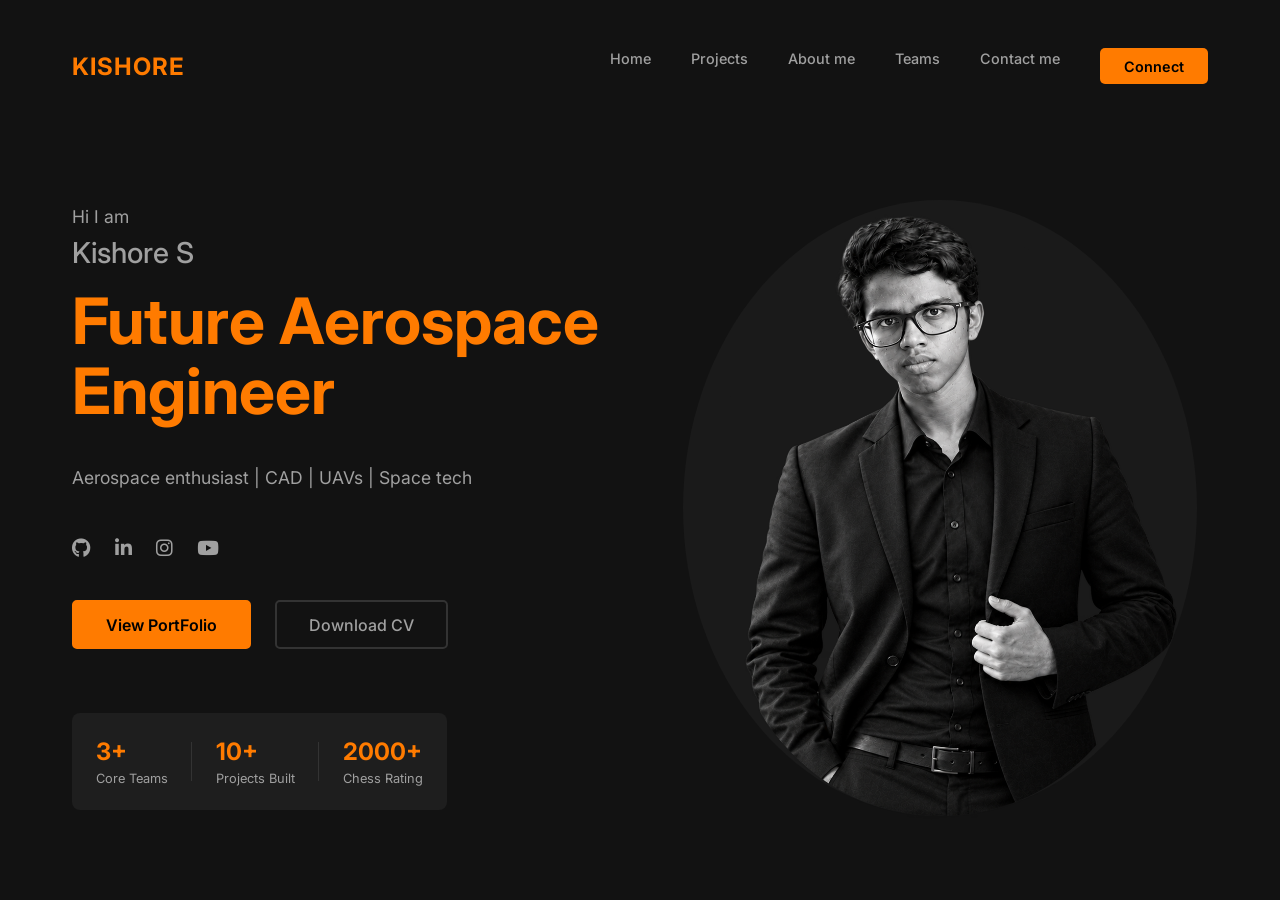
<file: index.html>
<!DOCTYPE html>
<html lang="en">
<head>
    <meta charset="UTF-8">
    <meta name="viewport" content="width=device-width, initial-scale=1.0">
    <title>Kishore S | Aerospace & Software Engineering</title>
    <link href="https://fonts.googleapis.com/css2?family=Inter:wght@300;400;500;600;700&display=swap" rel="stylesheet">
    <!-- FontAwesome for the social icons -->
    <link rel="stylesheet" href="https://cdnjs.cloudflare.com/ajax/libs/font-awesome/6.4.0/css/all.min.css">
    
    <style>
        :root {
            --bg-color: #121212;
            --accent-color: #ff7b00; /* The orange from your reference */
            --text-main: #ffffff;
            --text-muted: #a0a0a0;
            --box-bg: #1e1e1e;
        }

        * {
            margin: 0;
            padding: 0;
            box-sizing: border-box;
            font-family: 'Inter', sans-serif;
        }

        body {
            background-color: var(--bg-color);
            color: var(--text-main);
            min-height: 100vh;
            display: flex;
            justify-content: center;
        }

        .container {
            width: 100%;
            max-width: 1200px;
            padding: 2rem;
            display: flex;
            flex-direction: column;
        }

        /* --- Navigation --- */
        nav {
            display: flex;
            justify-content: space-between;
            align-items: center;
            padding: 1rem 0 4rem 0;
        }

        .logo {
            color: var(--accent-color);
            font-size: 1.5rem;
            font-weight: 700;
            letter-spacing: 1px;
        }

        .nav-links {
            display: flex;
            gap: 2.5rem;
            list-style: none;
        }

        .nav-links li a {
            color: var(--text-muted);
            text-decoration: none;
            font-size: 0.9rem;
            font-weight: 500;
            transition: color 0.3s;
        }

        .nav-links li a:hover, .nav-links li a.active {
            color: var(--accent-color);
        }

        .nav-btn {
            background-color: var(--accent-color);
            color: #000;
            padding: 0.6rem 1.5rem;
            border-radius: 5px;
            text-decoration: none;
            font-weight: 600;
            font-size: 0.9rem;
            transition: opacity 0.3s;
        }

        .nav-btn:hover {
            opacity: 0.9;
        }

        /* --- Hero Section --- */
        .hero {
            display: grid;
            grid-template-columns: 1fr 1fr;
            align-items: center;
            gap: 4rem;
            flex-grow: 1;
        }

        /* Left Column */
        .intro-text p {
            color: var(--text-muted);
            font-size: 1.1rem;
            margin-bottom: 0.5rem;
        }

        .intro-text h2 {
            font-size: 1.8rem;
            font-weight: 500;
            margin-bottom: 1rem;
            color: var(--text-muted);
        }

        .intro-text h1 {
            font-size: 4rem;
            color: var(--accent-color);
            font-weight: 700;
            line-height: 1.1;
            margin-bottom: 2.5rem;
        }

        .social-icons {
            display: flex;
            gap: 1.5rem;
            margin-bottom: 2.5rem;
        }

        .social-icons a {
            color: var(--text-muted);
            font-size: 1.2rem;
            transition: color 0.3s;
        }

        .social-icons a:hover {
            color: var(--accent-color);
        }

        .action-buttons {
            display: flex;
            gap: 1.5rem;
            margin-bottom: 4rem;
        }

        .btn-primary {
            background-color: var(--accent-color);
            color: #000;
            padding: 0.8rem 2rem;
            border-radius: 5px;
            text-decoration: none;
            font-weight: 600;
            border: 2px solid var(--accent-color);
            transition: background-color 0.3s, color 0.3s;
        }

        .btn-primary:hover {
            background-color: transparent;
            color: var(--accent-color);
        }

        .btn-secondary {
            background-color: transparent;
            color: var(--text-muted);
            padding: 0.8rem 2rem;
            border-radius: 5px;
            text-decoration: none;
            font-weight: 500;
            border: 2px solid #333;
            transition: border-color 0.3s, color 0.3s;
        }

        .btn-secondary:hover {
            border-color: var(--text-muted);
            color: var(--text-main);
        }

        /* Stats Box */
        .stats-box {
            background-color: var(--box-bg);
            padding: 1.5rem;
            border-radius: 8px;
            display: inline-flex;
            gap: 3rem;
        }

        .stat-item {
            display: flex;
            flex-direction: column;
            position: relative;
        }

        /* Adds a subtle divider line between stats */
        .stat-item:not(:last-child)::after {
            content: '';
            position: absolute;
            right: -1.5rem;
            top: 10%;
            height: 80%;
            width: 1px;
            background-color: #333;
        }

        .stat-number {
            color: var(--accent-color);
            font-size: 1.5rem;
            font-weight: 700;
            margin-bottom: 0.3rem;
        }

        .stat-label {
            color: var(--text-muted);
            font-size: 0.8rem;
        }

        /* Right Column / Image Area */
        .image-container {
            position: relative;
            display: flex;
            justify-content: center;
            align-items: center;
            height: 600px;
        }

        /* The dark circle behind the person */
        .circle-backdrop {
            position: absolute;
            width: 514px;
            height: 616px;
            background-color: #1a1a1a;
            border-radius: 50%;
            z-index: 1;
        }

        /* Your actual image */
        .profile-pic {
            position: relative;
            z-index: 2;
            width: 245%;
            max-width: 640px;
            object-fit: cover;
            object-position: top;
            /* In a real scenario with a transparent PNG, it will sit perfectly over the circle */
        }
        
        @media (max-width: 968px) {
            .hero {
                grid-template-columns: 1fr;
                text-align: center;
            }
            .stats-box {
                justify-content: center;
            }
            .social-icons, .action-buttons {
                justify-content: center;
            }
        }
    </style>
</head>
<body>

    <div class="container">
        <!-- Navigation -->
        <nav>
            <div class="logo">KISHORE</div>
            <ul class="nav-links">


                <ul class="nav-links">
                <li><a href="index.html">Home</a></li>
                <li><a href="projects.html">Projects</a></li>
                <li><a href="about.html">About me</a></li>
                <li><a href="teams.html">Teams</a></li>
                <li><a href="contact.html">Contact me</a></li>
            </ul>

            <a href="connect.html" class="nav-btn">Connect</a>
        </nav>

        <!-- Main Content -->
        <main class="hero">
            
            <!-- Left Text Section -->
            <div class="intro-text">
                <p>Hi I am</p>
                <h2>Kishore S</h2>
                <h1>Future Aerospace <br>Engineer</h1>
                <p class="tagline">Aerospace enthusiast | CAD | UAVs | Space tech</p> <br><br>

                <div class="social-icons">
                    <a href="https://github.com/zyrixovath" target="_blank"><i class="fab fa-github"></i></a>
                    <a href="https://linkedin.com/in/kishore773" target="_blank"><i class="fab fa-linkedin-in"></i></a>
                    <a href="https://www.instagram.com/zyrixovath" target="_blank"><i class="fab fa-instagram"></i></a>
                    <a href="https://www.youtube.com/@KishoreS-h5v"><i class="fab fa-youtube"></i></a>
                </div>

                <div class="action-buttons">
                    <a href="https://devpost.com/zyrixovath" class="btn-primary" target="_blank">View PortFolio</a>
                    <a href="kishore_resume.pdf" class="btn-secondary" target="_blank">Download CV</a>
                </div>

                <!-- These stats can be updated next year when you've finalized everything! -->
                <div class="stats-box">
                    <div class="stat-item">
                        <span class="stat-number">3+</span>
                        <span class="stat-label">Core Teams</span>
                    </div>
                    <div class="stat-item">
                        <span class="stat-number">10+</span>
                        <span class="stat-label">Projects Built</span>
                    </div>
                    <div class="stat-item">
                        <span class="stat-number">2000+</span>
                        <span class="stat-label">Chess Rating</span>
                    </div>
                </div>
            </div>

            <!-- Right Image Section -->
            <div class="image-container">
                <div class="circle-backdrop"></div>
                <!-- HOW TO ADD YOUR PICTURE: 
                     1. Upload your picture (best if it's a transparent PNG) to your repository.
                     2. Change 'your-picture.png' below to the exact name of your file. -->
                <img src="kishorepic1.png" alt="Kishore S" class="profile-pic">
            </div>

        </main>
    </div>

</body>
</html>
</file>
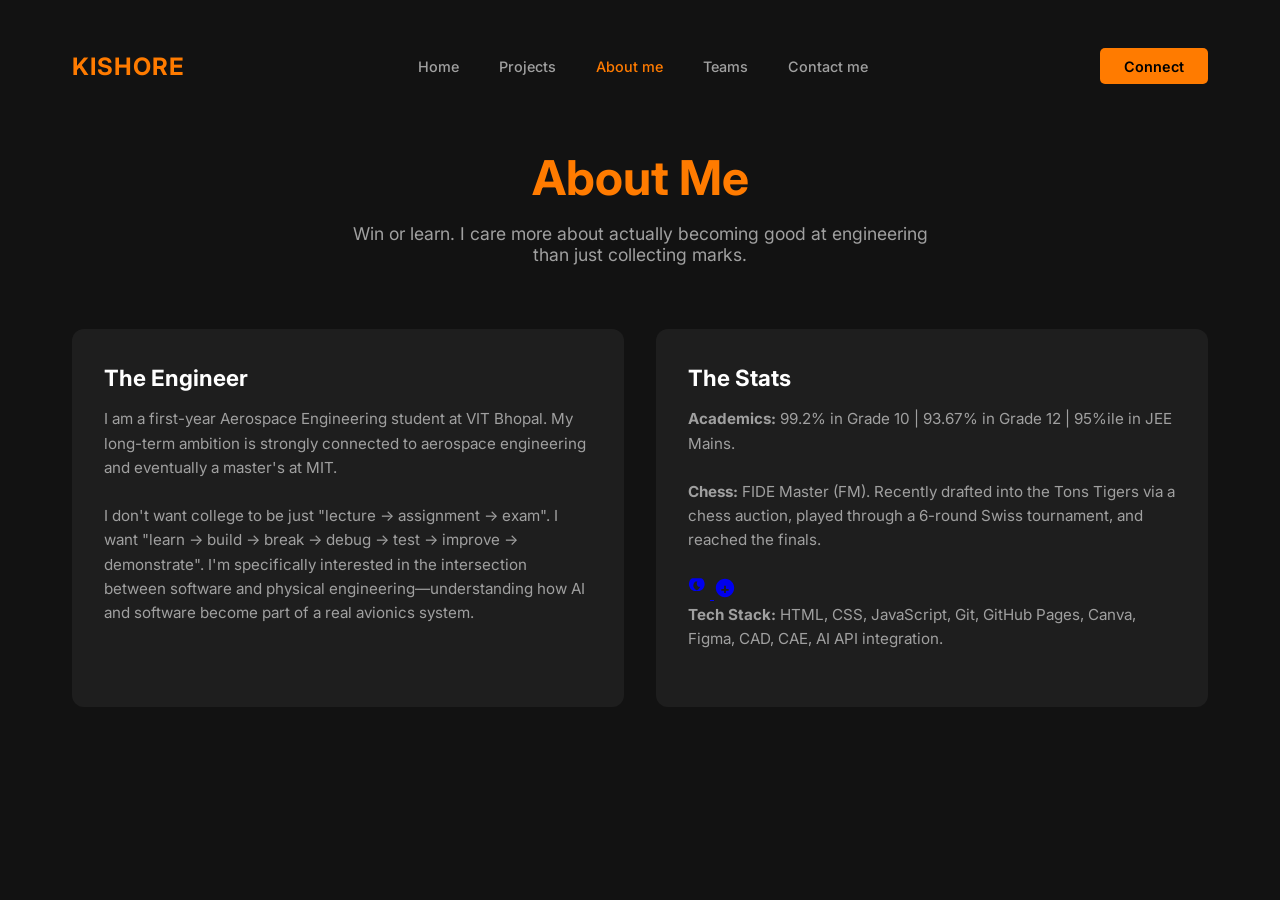
<file: about.html>
<!DOCTYPE html>
<html lang="en">
<head>
    <meta charset="UTF-8">
    <meta name="viewport" content="width=device-width, initial-scale=1.0">
    <title>About Me | Kishore S</title>
    <link href="https://fonts.googleapis.com/css2?family=Inter:wght@300;400;500;600;700&display=swap" rel="stylesheet">
    <link rel="stylesheet" href="https://cdnjs.cloudflare.com/ajax/libs/font-awesome/6.4.0/css/all.min.css">
    
    <style>
        :root { --bg-color: #121212; --accent-color: #ff7b00; --text-main: #ffffff; --text-muted: #a0a0a0; --box-bg: #1e1e1e; }
        * { margin: 0; padding: 0; box-sizing: border-box; font-family: 'Inter', sans-serif; }
        body { background-color: var(--bg-color); color: var(--text-main); min-height: 100vh; display: flex; justify-content: center; }
        .container { width: 100%; max-width: 1200px; padding: 2rem; display: flex; flex-direction: column; }
        
        /* Navigation */
        nav { display: flex; justify-content: space-between; align-items: center; padding: 1rem 0 4rem 0; }
        .logo { color: var(--accent-color); font-size: 1.5rem; font-weight: 700; letter-spacing: 1px; }
        .nav-links { display: flex; gap: 2.5rem; list-style: none; }
        .nav-links li a { color: var(--text-muted); text-decoration: none; font-size: 0.9rem; font-weight: 500; transition: color 0.3s; }
        .nav-links li a:hover, .nav-links li a.active { color: var(--accent-color); }
        .nav-btn { background-color: var(--accent-color); color: #000; padding: 0.6rem 1.5rem; border-radius: 5px; text-decoration: none; font-weight: 600; font-size: 0.9rem; transition: opacity 0.3s; }
        .nav-btn:hover { opacity: 0.9; }

        /* Inner Page Styles */
        .page-content { flex-grow: 1; }
        .page-header { text-align: center; margin-bottom: 4rem; }
        .page-title { font-size: 3rem; color: var(--accent-color); font-weight: 700; margin-bottom: 1rem; }
        .page-subtitle { color: var(--text-muted); font-size: 1.1rem; max-width: 600px; margin: 0 auto; }
        
        .grid { display: grid; grid-template-columns: repeat(auto-fit, minmax(320px, 1fr)); gap: 2rem; width: 100%; }
        .card { background-color: var(--box-bg); padding: 2rem; border-radius: 12px; border-top: 3px solid transparent; transition: border-color 0.3s, transform 0.3s; }
        .card:hover { border-color: var(--accent-color); transform: translateY(-5px); }
        .card h3 { color: var(--text-main); font-size: 1.4rem; margin-bottom: 1rem; }
        .card p { color: var(--text-muted); line-height: 1.6; margin-bottom: 1.5rem; font-size: 0.95rem; }
    </style>
</head>
<body>
    <div class="container">
        <!-- Navigation -->
        <nav>
            <div class="logo">KISHORE</div>
            <ul class="nav-links">
                <li><a href="index.html">Home</a></li>
                <li><a href="projects.html">Projects</a></li>
                <li><a href="about.html" class="active">About me</a></li>
                <li><a href="teams.html">Teams</a></li>
                <li><a href="contact.html">Contact me</a></li>
            </ul>
            <a href="contact.html" class="nav-btn">Connect</a>
        </nav>

        <!-- Main Content -->
        <main class="page-content">
            <div class="page-header">
                <h1 class="page-title">About Me</h1>
                <p class="page-subtitle">Win or learn. I care more about actually becoming good at engineering than just collecting marks.</p>
            </div>
            
            <div class="grid" style="grid-template-columns: 1fr 1fr;">
                <div class="card">
                    <h3>The Engineer</h3>
                    <p>I am a first-year Aerospace Engineering student at VIT Bhopal. My long-term ambition is strongly connected to aerospace engineering and eventually a master's at MIT.</p>
                    <p>I don't want college to be just "lecture → assignment → exam". I want "learn → build → break → debug → test → improve → demonstrate". I'm specifically interested in the intersection between software and physical engineering—understanding how AI and software become part of a real avionics system.</p>
                </div>
                <div class="card">
                    <h3>The Stats</h3>
                    <p><strong>Academics:</strong> 99.2% in Grade 10 | 93.67% in Grade 12 | 95%ile in JEE Mains.</p>
                    <p><strong>Chess:</strong> FIDE Master (FM). Recently drafted into the Tons Tigers via a chess auction, played through a 6-round Swiss tournament, and reached the finals.</p>
                    <!-- Lichess Logo -->
<a href="https://lichess.org/@/kishore-sakthivel" target="_blank" class="social-icon">
  <svg viewBox="0 0 24 24" width="22" height="22" fill="currentColor"><path d="M5.13 1.44c-.65.07-1.3.37-1.87.85-1.1.93-1.76 2.4-2.13 4.16-.1.5-.15 1.64-.1 2.07.1.88.39 1.87.82 2.76.13.28.36.69.51.92.62.93 1.48 1.75 2.44 2.31.48.28 1.1.54 1.57.66.14.04.36.1.48.14.27.08.67.1 1.02.06.2-.02.63-.1.95-.18.33-.08.74-.21.92-.29l.33-.14-.23-.08c-.64-.23-1.31-.6-1.89-1.06-.6-.47-1.16-1.12-1.52-1.77-.18-.33-.4-.87-.48-1.18-.15-.6-.18-1.5-.07-2.08.14-.73.41-1.45.76-2.02.14-.23.45-.62.63-.8.3-.3.77-.63 1.08-.76.14-.06.32-.13.4-.15.14-.04.35-.06.84-.06.44 0 .7.02.84.06.08.02.26.09.4.15.31.13.78.46 1.08.76.18.18.49.57.63.8.35.57.62 1.29.76 2.02.11.58.08 1.48-.07 2.08-.08.31-.3.85-.48 1.18-.36.65-.92 1.3-1.52 1.77-.58.46-1.25.83-1.89 1.06l-.23.08.33.14c.18.08.59.21.92.29.32.08.75.16.95.18.35.04.75.02 1.02-.06.12-.04.34-.1.48-.14.47-.12 1.09-.38 1.57-.66.96-.56 1.82-1.38 2.44-2.31.15-.23.38-.64.51-.92.43-.89.72-1.88.82-2.76.05-.43 0-1.57-.1-2.07-.37-1.76-1.03-3.23-2.13-4.16-.57-.48-1.22-.78-1.87-.85-.24-.02-1.75-.02-2 0zM12 4.14c-.41.02-.86.19-1.26.49-.29.22-.53.5-.72.84-.19.33-.34.77-.41 1.2-.07.44-.05 1.07.05 1.52.15.66.47 1.29.87 1.74.26.29.67.57 1.02.7.22.08.45.12.77.13.32-.01.55-.05.77-.13.35-.13.76-.41 1.02-.7.4-.45.72-1.08.87-1.74.1-.45.12-1.08.05-1.52-.07-.43-.22-.87-.41-1.2-.19-.34-.43-.62-.72-.84-.4-.3-.85-.47-1.26-.49-.08 0-.28 0-.44 0-.16 0-.36 0-.44 0h-.01z"/></svg>
</a>

<!-- Chess.com Logo -->
<a href="https://www.chess.com/member/zyrixovath" target="_blank" class="social-icon">
  <svg viewBox="0 0 24 24" width="22" height="22" fill="currentColor"><path d="M12 2C6.48 2 2 6.48 2 12s4.48 10 10 10 10-4.48 10-10S17.52 2 12 2zm-1 15.5v-2.5H8v-2h3V9.5h2V13h3v2h-3v2.5h-2z"/></svg>
</a>
                    <p><strong>Tech Stack:</strong> HTML, CSS, JavaScript, Git, GitHub Pages, Canva, Figma, CAD, CAE, AI API integration.</p>
                </div>
            </div>
        </main>
    </div>
</body>
</html>
</file>
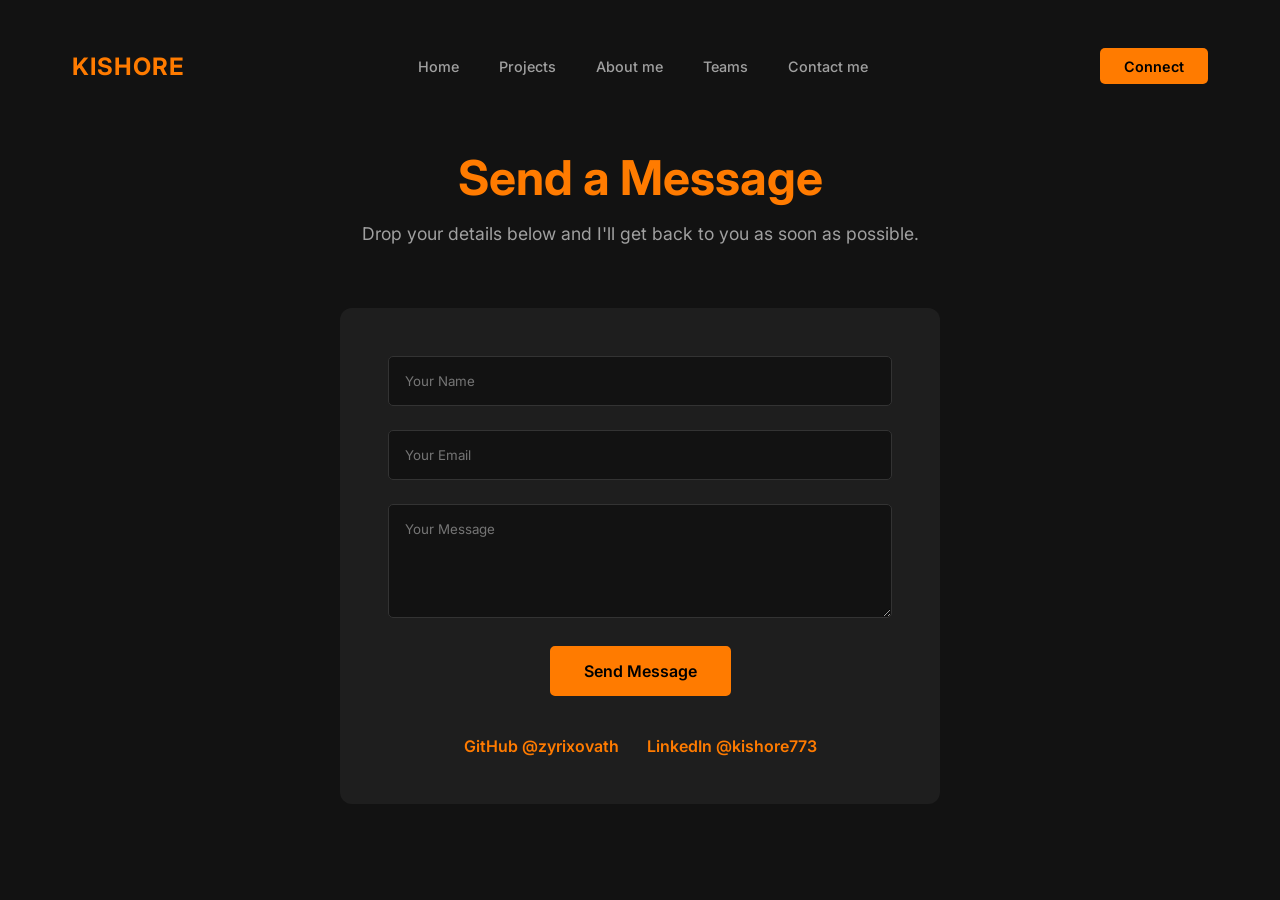
<file: connect.html>
<!DOCTYPE html>
<html lang="en">
<head>
    <meta charset="UTF-8">
    <meta name="viewport" content="width=device-width, initial-scale=1.0">
    <title>Connect | Kishore S</title>
    <link href="https://fonts.googleapis.com/css2?family=Inter:wght@300;400;500;600;700&display=swap" rel="stylesheet">
    <link rel="stylesheet" href="https://cdnjs.cloudflare.com/ajax/libs/font-awesome/6.4.0/css/all.min.css">
    
    <style>
        :root { --bg-color: #121212; --accent-color: #ff7b00; --text-main: #ffffff; --text-muted: #a0a0a0; --box-bg: #1e1e1e; }
        * { margin: 0; padding: 0; box-sizing: border-box; font-family: 'Inter', sans-serif; }
        body { background-color: var(--bg-color); color: var(--text-main); min-height: 100vh; display: flex; justify-content: center; }
        .container { width: 100%; max-width: 1200px; padding: 2rem; display: flex; flex-direction: column; }
        
        nav { display: flex; justify-content: space-between; align-items: center; padding: 1rem 0 4rem 0; }
        .logo { color: var(--accent-color); font-size: 1.5rem; font-weight: 700; letter-spacing: 1px; }
        .nav-links { display: flex; gap: 2.5rem; list-style: none; }
        .nav-links li a { color: var(--text-muted); text-decoration: none; font-size: 0.9rem; font-weight: 500; transition: color 0.3s; }
        .nav-links li a:hover, .nav-links li a.active { color: var(--accent-color); }
        .nav-btn { background-color: var(--accent-color); color: #000; padding: 0.6rem 1.5rem; border-radius: 5px; text-decoration: none; font-weight: 600; font-size: 0.9rem; transition: opacity 0.3s; }
        .nav-btn:hover { opacity: 0.9; }

        .page-content { flex-grow: 1; }
        .page-header { text-align: center; margin-bottom: 4rem; }
        .page-title { font-size: 3rem; color: var(--accent-color); font-weight: 700; margin-bottom: 1rem; }
        .page-subtitle { color: var(--text-muted); font-size: 1.1rem; max-width: 600px; margin: 0 auto; }
        
        /* Contact Form Styles */
        .contact-form { max-width: 600px; margin: 0 auto; background: var(--box-bg); padding: 3rem; border-radius: 12px; }
        .input-group { margin-bottom: 1.5rem; }
        .input-group input, .input-group textarea { width: 100%; padding: 1rem; background: #121212; border: 1px solid #333; border-radius: 5px; color: #fff; font-family: 'Inter', sans-serif; }
        .input-group input:focus, .input-group textarea:focus { outline: none; border-color: var(--accent-color); }
        .btn-primary { background-color: var(--accent-color); color: #000; padding: 0.8rem 2rem; border-radius: 5px; text-decoration: none; font-weight: 600; border: 2px solid var(--accent-color); transition: background-color 0.3s, color 0.3s; display: inline-block; cursor: pointer; font-family: 'Inter', sans-serif; font-size: 1rem; }
        .btn-primary:hover { background-color: transparent; color: var(--accent-color); }
    </style>
</head>
<body>
    <div class="container">
        <!-- Navigation -->
        <nav>
            <div class="logo">KISHORE</div>
            <ul class="nav-links">
                <li><a href="index.html">Home</a></li>
                <li><a href="projects.html">Projects</a></li>
                <li><a href="about.html">About me</a></li>
                <li><a href="teams.html">Teams</a></li>
                <li><a href="contact.html">Contact me</a></li>
            </ul>
            <a href="connect.html" class="nav-btn">Connect</a>
        </nav>

        <!-- Main Content -->
        <main class="page-content">
            <div class="page-header">
                <h1 class="page-title">Send a Message</h1>
                <p class="page-subtitle">Drop your details below and I'll get back to you as soon as possible.</p>
            </div>
            
            <!-- FORM START: Replace the action URL with your Formspree link -->
            <form action="https://formspree.io/f/mnpndjpn" method="POST" class="contact-form">
                <div class="input-group">
                    <input type="text" name="name" placeholder="Your Name" required>
                </div>
                <div class="input-group">
                    <input type="email" name="email" placeholder="Your Email" required>
                </div>
                <div class="input-group">
                    <textarea name="message" rows="5" placeholder="Your Message" required></textarea>
                </div>
                <div style="text-align: center;">
                    <button type="submit" class="btn-primary">Send Message</button>
                </div>
                
                <div style="text-align: center; margin-top: 2.5rem;">
                    <a href="https://github.com/zyrixovath" target="_blank" style="color: var(--accent-color); margin-right: 1.5rem; text-decoration: none; font-weight: 600;">GitHub @zyrixovath</a>
                    <a href="https://linkedin.com/in/kishore773" target="_blank" style="color: var(--accent-color); text-decoration: none; font-weight: 600;">LinkedIn @kishore773</a>
                </div>
            </form>
            <!-- FORM END -->

        </main>
    </div>
</body>
</html>
</file>
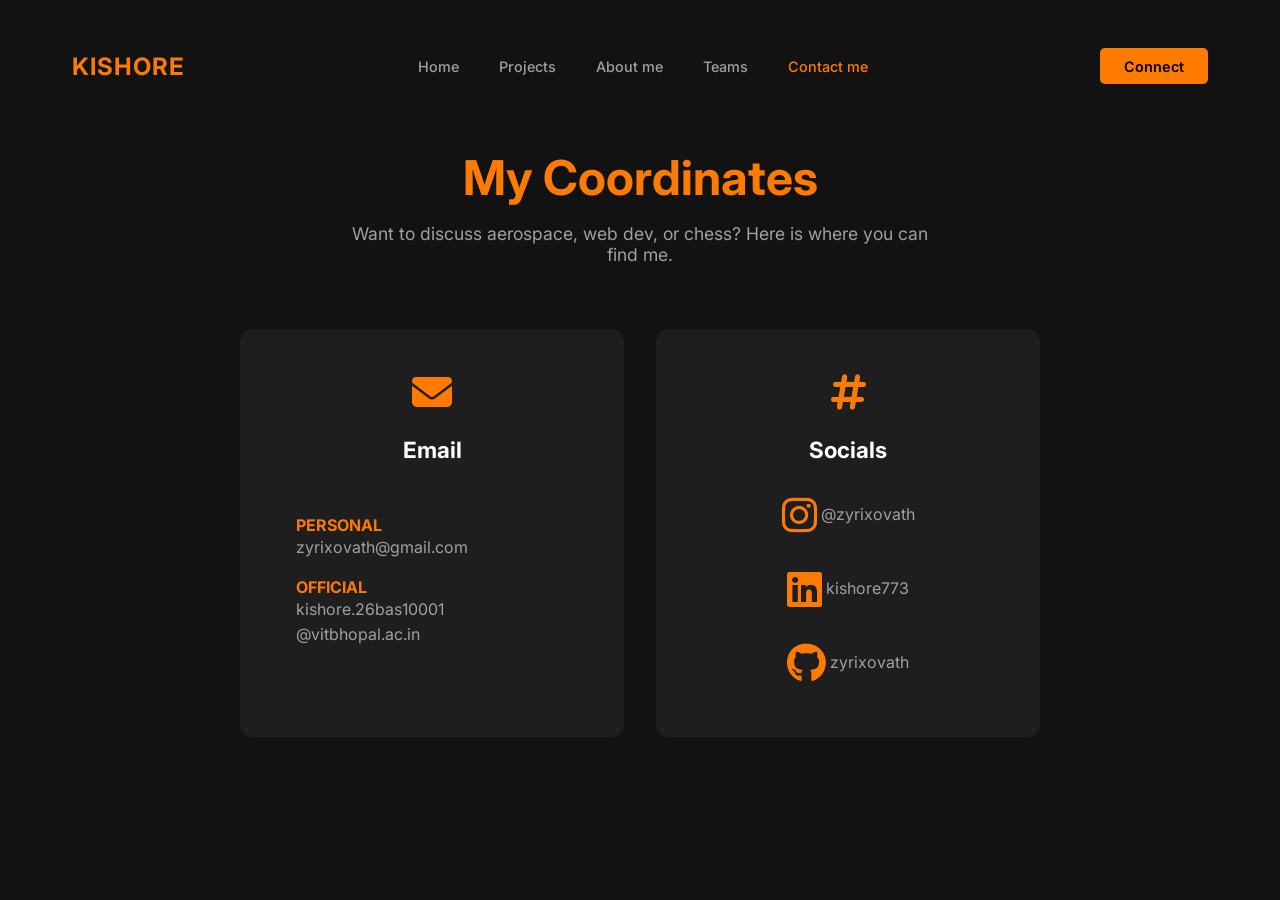
<file: contact.html>
<!DOCTYPE html>
<html lang="en">
<head>
    <meta charset="UTF-8">
    <meta name="viewport" content="width=device-width, initial-scale=1.0">
    <title>Contact Info | Kishore S</title>
    <link href="https://fonts.googleapis.com/css2?family=Inter:wght@300;400;500;600;700&display=swap" rel="stylesheet">
    <!-- FontAwesome for the icons -->
    <link rel="stylesheet" href="https://cdnjs.cloudflare.com/ajax/libs/font-awesome/6.4.0/css/all.min.css">
    
    <style>
        :root { --bg-color: #121212; --accent-color: #ff7b00; --text-main: #ffffff; --text-muted: #a0a0a0; --box-bg: #1e1e1e; }
        * { margin: 0; padding: 0; box-sizing: border-box; font-family: 'Inter', sans-serif; }
        body { background-color: var(--bg-color); color: var(--text-main); min-height: 100vh; display: flex; justify-content: center; }
        .container { width: 100%; max-width: 1200px; padding: 2rem; display: flex; flex-direction: column; }
        
        /* Navigation */
        nav { display: flex; justify-content: space-between; align-items: center; padding: 1rem 0 4rem 0; }
        .logo { color: var(--accent-color); font-size: 1.5rem; font-weight: 700; letter-spacing: 1px; }
        .nav-links { display: flex; gap: 2.5rem; list-style: none; }
        .nav-links li a { color: var(--text-muted); text-decoration: none; font-size: 0.9rem; font-weight: 500; transition: color 0.3s; }
        .nav-links li a:hover, .nav-links li a.active { color: var(--accent-color); }
        .nav-btn { background-color: var(--accent-color); color: #000; padding: 0.6rem 1.5rem; border-radius: 5px; text-decoration: none; font-weight: 600; font-size: 0.9rem; transition: opacity 0.3s; }
        .nav-btn:hover { opacity: 0.9; }

        /* Inner Page Styles */
        .page-content { flex-grow: 1; }
        .page-header { text-align: center; margin-bottom: 4rem; }
        .page-title { font-size: 3rem; color: var(--accent-color); font-weight: 700; margin-bottom: 1rem; }
        .page-subtitle { color: var(--text-muted); font-size: 1.1rem; max-width: 600px; margin: 0 auto; }
        
        /* Contact Cards Grid */
        .grid { display: grid; grid-template-columns: repeat(auto-fit, minmax(280px, 1fr)); gap: 2rem; width: 100%; max-width: 800px; margin: 0 auto; }
        .card { background-color: var(--box-bg); padding: 2.5rem 2rem; border-radius: 12px; border-top: 3px solid transparent; transition: border-color 0.3s, transform 0.3s; text-align: center; }
        .card:hover { border-color: var(--accent-color); transform: translateY(-5px); }
        
        .card i { font-size: 2.5rem; color: var(--accent-color); margin-bottom: 1.5rem; }
        .card h3 { color: var(--text-main); font-size: 1.4rem; margin-bottom: 0.5rem; }
        .card p, .card a { color: var(--text-muted); line-height: 1.6; font-size: 1rem; text-decoration: none; transition: color 0.3s;}
        .card a:hover { color: var(--accent-color); }
        
        .fab.fa-instagram, .fab.fa-linkedin, .fab.fa-github
        {
            vertical-align: middle;
            padding-top: 12px;
            margin-bottom: 14px;
        }

        /* Social links layout inside the card */
        .social-group { display: flex; flex-direction: column; gap: 0.5rem; margin-top: 0.5rem; }
    </style>
</head>
<body>
    <div class="container">
        <!-- Navigation -->
        <nav>
            <div class="logo">KISHORE</div>
            <ul class="nav-links">
                <li><a href="index.html">Home</a></li>
                <li><a href="projects.html">Projects</a></li>
                <li><a href="about.html">About me</a></li>
                <li><a href="teams.html">Teams</a></li>
                <li><a href="contact.html" class="active">Contact me</a></li>
            </ul>
            <a href="connect.html" class="nav-btn">Connect</a>
        </nav>

        <!-- Main Content -->
        <main class="page-content">
            <div class="page-header">
                <h1 class="page-title">My Coordinates</h1>
                <p class="page-subtitle">Want to discuss aerospace, web dev, or chess? Here is where you can find me.</p>
            </div>
            
            <div class="grid">
                <!-- Email Card -->
                <div class="card">
                    <i class="fas fa-envelope"></i>
                    <h3>Email</h3><br>
                    
                    <!-- This div forces everything inside it to the left -->
                    <div style="text-align: left; margin-top: 1.5rem; margin-left: 1.5rem; ">
                        <span style="color: var(--accent-color); font-size: 1.0rem; font-weight: 700; text-transform: uppercase; text-align: left;">Personal</span>
                        <a href="https://mail.google.com/mail/?view=cm&fs=1&to=zyrixovath@gmail.com&su=Hello Kishore" style="display: block; margin-bottom: 1rem;">zyrixovath@gmail.com</a>
                        
                        <span style="color: var(--accent-color); font-size: 1.0rem; font-weight: 700; text-transform: uppercase;">Official</span>
                        <a href="https://mail.google.com/mail/?view=cm&fs=1&to=kishore.26bas10001@vitbhoapl.ac.in&su=Hello Kishore" style="display: block;">kishore.26bas10001<br>@vitbhopal.ac.in</a>
                    </div>
                </div>

                <!-- Socials Card -->
                <div class="card">
                    <i class="fas fa-hashtag"></i>
                    <h3 style="margin-bottom:20px;">Socials</h3>
                    <div class="social-group">
                    
                        <a class="instagram" href="https://instagram.com/zyrixovath" target="_blank"><i class="fab fa-instagram"></i> @zyrixovath</a>
                        <a class="linkedin" href="https://linkedin.com/in/kishore773" target="_blank"><i class="fab fa-linkedin"></i> kishore773</a>
                        <a href="https://github.com/zyrixovath" target="_blank"><i class="fab fa-github"></i> zyrixovath</a>
                    </div>
                </div>
            </div>
        </main>
    </div>
</body>
</html>
</file>
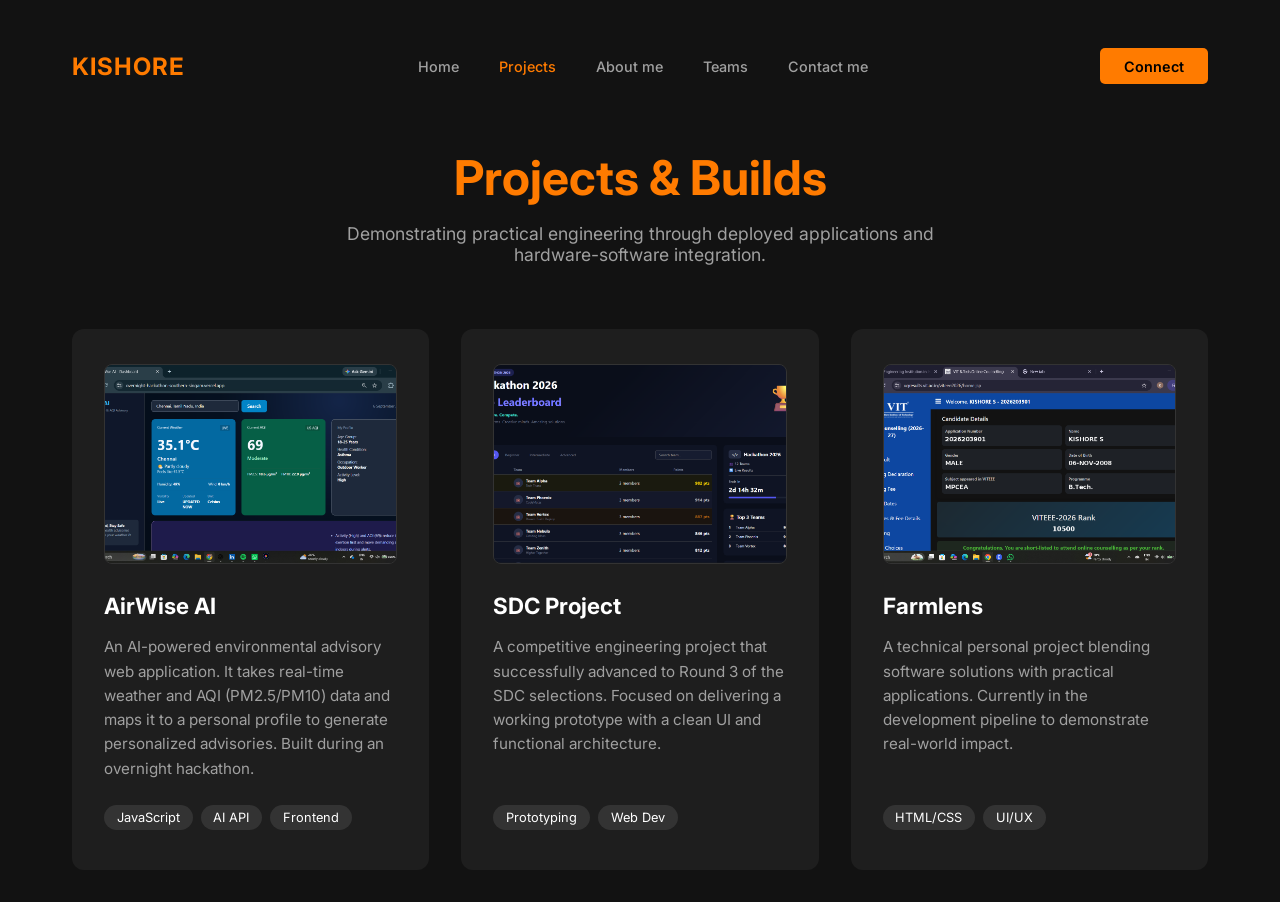
<file: projects.html>
<!DOCTYPE html>
<html lang="en">
<head>
    <meta charset="UTF-8">
    <meta name="viewport" content="width=device-width, initial-scale=1.0">
    <title>Projects | Kishore S</title>
    <link href="https://fonts.googleapis.com/css2?family=Inter:wght@300;400;500;600;700&display=swap" rel="stylesheet">
    <link rel="stylesheet" href="https://cdnjs.cloudflare.com/ajax/libs/font-awesome/6.4.0/css/all.min.css">
    
    <style>
        :root {
            --bg-color: #121212;
            --accent-color: #ff7b00;
            --text-main: #ffffff;
            --text-muted: #a0a0a0;
            --box-bg: #1e1e1e;
        }

        * {
            margin: 0;
            padding: 0;
            box-sizing: border-box;
            font-family: 'Inter', sans-serif;
        }

        body {
            background-color: var(--bg-color);
            color: var(--text-main);
            min-height: 100vh;
            display: flex;
            justify-content: center;
        }

        .container {
            width: 100%;
            max-width: 1200px;
            padding: 2rem;
            display: flex;
            flex-direction: column;
        }

        /* --- Navigation --- */
        nav {
            display: flex;
            justify-content: space-between;
            align-items: center;
            padding: 1rem 0 4rem 0;
        }

        .logo { color: var(--accent-color); font-size: 1.5rem; font-weight: 700; letter-spacing: 1px; }
        .nav-links { display: flex; gap: 2.5rem; list-style: none; }
        .nav-links li a { color: var(--text-muted); text-decoration: none; font-size: 0.9rem; font-weight: 500; transition: color 0.3s; }
        .nav-links li a:hover, .nav-links li a.active { color: var(--accent-color); }
        .nav-btn { background-color: var(--accent-color); color: #000; padding: 0.6rem 1.5rem; border-radius: 5px; text-decoration: none; font-weight: 600; font-size: 0.9rem; transition: opacity 0.3s; }
        .nav-btn:hover { opacity: 0.9; }

        /* --- Inner Page Styles --- */
        .page-content { flex-grow: 1; }
        .page-header { text-align: center; margin-bottom: 4rem; }
        .page-title { font-size: 3rem; color: var(--accent-color); font-weight: 700; margin-bottom: 1rem; }
        .page-subtitle { color: var(--text-muted); font-size: 1.1rem; max-width: 600px; margin: 0 auto; }
        
        .grid { display: grid; grid-template-columns: repeat(auto-fit, minmax(320px, 1fr)); gap: 2rem; width: 100%; }
        .card { background-color: var(--box-bg); padding: 2rem; border-radius: 12px; border-top: 3px solid transparent; transition: border-color 0.3s, transform 0.3s; display: flex; flex-direction: column; }
        .card:hover { border-color: var(--accent-color); transform: translateY(-5px); }
        
        /* Image & Link Styles for the Cards */
        .card img {
            width: 100%;
            height: 200px;
            object-fit: cover;
            border-radius: 8px;
            margin-bottom: 1.5rem;
            border: 1px solid #333;
            transition: opacity 0.3s;
        }
        
        .card a { text-decoration: none; }
        .card a:hover img { opacity: 0.8; } /* Slight fade on image when hovered */
        .card a:hover h3 { color: var(--accent-color); } /* Title turns orange on hover */

        .card h3 { color: var(--text-main); font-size: 1.4rem; margin-bottom: 1rem; transition: color 0.3s; }
        .card p { color: var(--text-muted); line-height: 1.6; margin-bottom: 1.5rem; font-size: 0.95rem; flex-grow: 1; }
        
        .tag { background: #333; color: var(--text-main); padding: 0.3rem 0.8rem; border-radius: 20px; font-size: 0.8rem; margin-right: 0.5rem; display: inline-block; margin-bottom: 0.5rem;}
    </style>
</head>
<body>

    <div class="container">
        <!-- Navigation -->
        <nav>
            <div class="logo">KISHORE</div>
            <ul class="nav-links">
                <li><a href="index.html">Home</a></li>
                <li><a href="projects.html" class="active">Projects</a></li>
                <li><a href="about.html">About me</a></li>
                <li><a href="teams.html">Teams</a></li>
                <li><a href="contact.html">Contact me</a></li>
            </ul>
            <a href="connect.html" class="nav-btn">Connect</a>
        </nav>

        <!-- Main Content for Projects -->
        <main class="page-content">
            <div class="page-header">
                <h1 class="page-title">Projects & Builds</h1>
                <p class="page-subtitle">Demonstrating practical engineering through deployed applications and hardware-software integration.</p>
            </div>
            
            <div class="grid">
                <!-- AirWise Card -->
                <div class="card">
                    <!-- The target="_blank" makes it open in a new tab -->
                    <a href="https://overnight-hackathon-southern-singam.vercel.app/" target="_blank">
                        <img src="airwise.png" alt="AirWise AI Dashboard">
                        <h3>AirWise AI</h3>
                    </a>
                    <p>An AI-powered environmental advisory web application. It takes real-time weather and AQI (PM2.5/PM10) data and maps it to a personal profile to generate personalized advisories. Built during an overnight hackathon.</p>
                    <div>
                        <span class="tag">JavaScript</span><span class="tag">AI API</span><span class="tag">Frontend</span>
                    </div>
                </div>

                <!-- SDC Card -->
                <div class="card">
                    <a href="https://zyrixovath.github.io/SDC_project" target="_blank">
                        <img src="sdc.png" alt="SDC Project Prototype">
                        <h3>SDC Project</h3>
                    </a>
                    <p>A competitive engineering project that successfully advanced to Round 3 of the SDC selections. Focused on delivering a working prototype with a clean UI and functional architecture.</p>
                    <div>
                        <span class="tag">Prototyping</span><span class="tag">Web Dev</span>
                    </div>
                </div>

                <!-- Farmlens Card -->
                <div class="card">
                    <a href="https://zyrixovath.github.io/SDC_project" target="_blank">
                        <img src="farmlens.png" alt="Farmlens UI">
                        <h3>Farmlens</h3>
                    </a>
                    <p>A technical personal project blending software solutions with practical applications. Currently in the development pipeline to demonstrate real-world impact.</p>
                    <div>
                        <span class="tag">HTML/CSS</span><span class="tag">UI/UX</span>
                    </div>
                </div>
            </div>
        </main>
    </div>

</body>
</html>
</file>
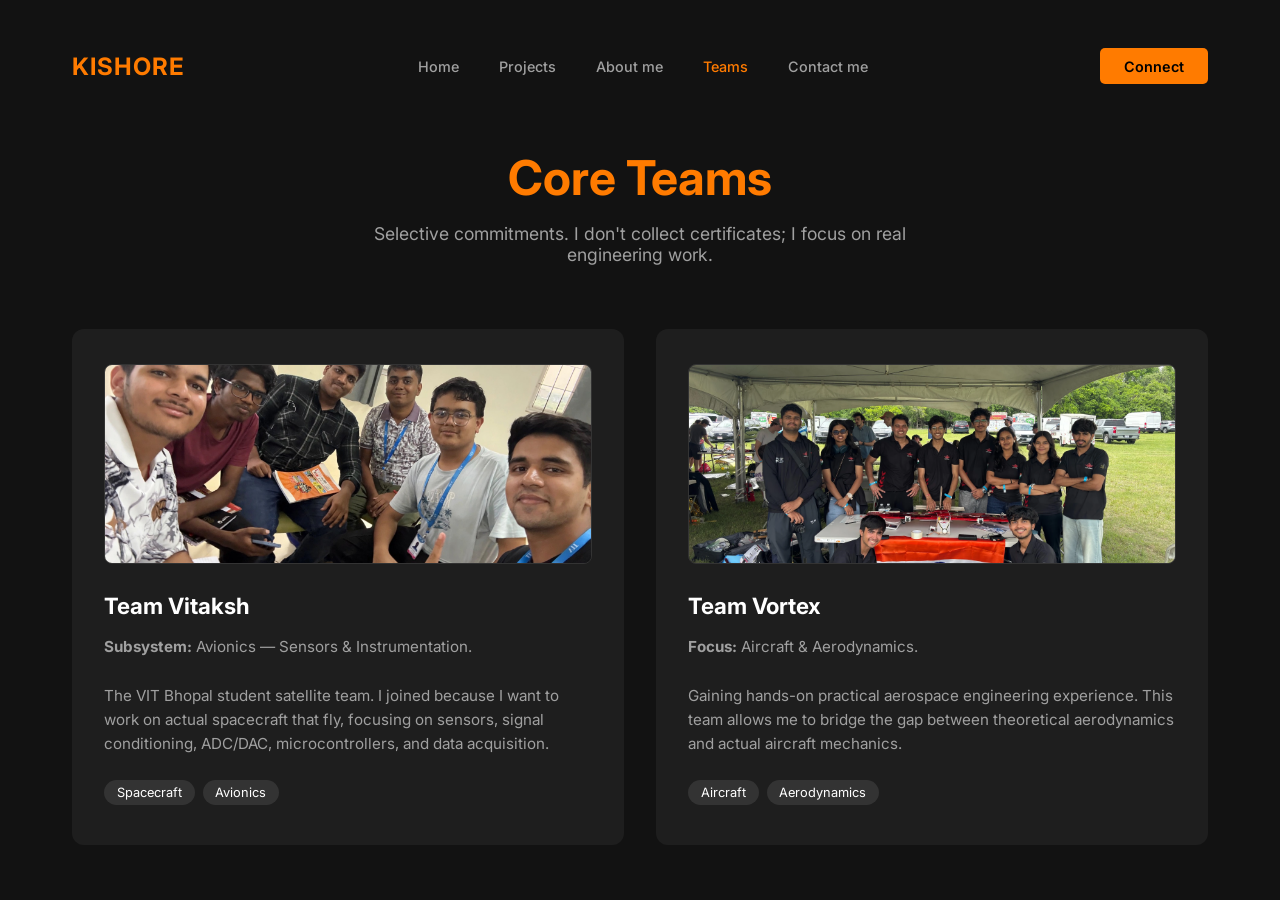
<file: teams.html>
<!DOCTYPE html>
<html lang="en">
<head>
    <meta charset="UTF-8">
    <meta name="viewport" content="width=device-width, initial-scale=1.0">
    <title>Teams | Kishore S</title>
    <link href="https://fonts.googleapis.com/css2?family=Inter:wght@300;400;500;600;700&display=swap" rel="stylesheet">
    
    <style>
        :root { --bg-color: #121212; --accent-color: #ff7b00; --text-main: #ffffff; --text-muted: #a0a0a0; --box-bg: #1e1e1e; }
        * { margin: 0; padding: 0; box-sizing: border-box; font-family: 'Inter', sans-serif; }
        body { background-color: var(--bg-color); color: var(--text-main); min-height: 100vh; display: flex; justify-content: center; }
        .container { width: 100%; max-width: 1200px; padding: 2rem; display: flex; flex-direction: column; }
        
        nav { display: flex; justify-content: space-between; align-items: center; padding: 1rem 0 4rem 0; }
        .logo { color: var(--accent-color); font-size: 1.5rem; font-weight: 700; letter-spacing: 1px; }
        .nav-links { display: flex; gap: 2.5rem; list-style: none; }
        .nav-links li a { color: var(--text-muted); text-decoration: none; font-size: 0.9rem; font-weight: 500; transition: color 0.3s; }
        .nav-links li a:hover, .nav-links li a.active { color: var(--accent-color); }
        .nav-btn { background-color: var(--accent-color); color: #000; padding: 0.6rem 1.5rem; border-radius: 5px; text-decoration: none; font-weight: 600; font-size: 0.9rem; transition: opacity 0.3s; }
        .nav-btn:hover { opacity: 0.9; }

        .page-content { flex-grow: 1; }
        .page-header { text-align: center; margin-bottom: 4rem; }
        .page-title { font-size: 3rem; color: var(--accent-color); font-weight: 700; margin-bottom: 1rem; }
        .page-subtitle { color: var(--text-muted); font-size: 1.1rem; max-width: 600px; margin: 0 auto; }
        
        .grid { display: grid; grid-template-columns: repeat(auto-fit, minmax(320px, 1fr)); gap: 2rem; width: 100%; }
        .card { background-color: var(--box-bg); padding: 2rem; border-radius: 12px; border-top: 3px solid transparent; transition: border-color 0.3s, transform 0.3s; display: flex; flex-direction: column;}
        .card:hover { border-color: var(--accent-color); transform: translateY(-5px); }
        
        /* Image & Link Styles for the Cards */
        .card img {
            width: 100%;
            height: 200px;
            object-fit: cover;
            border-radius: 8px;
            margin-bottom: 1.5rem;
            border: 1px solid #333;
            transition: opacity 0.3s;
        }
        
        .card a { text-decoration: none; }
        .card a:hover img { opacity: 0.8; }
        .card a:hover h3 { color: var(--accent-color); }

        .card h3 { color: var(--text-main); font-size: 1.4rem; margin-bottom: 1rem; transition: color 0.3s; }
        .card p { color: var(--text-muted); line-height: 1.6; margin-bottom: 1.5rem; font-size: 0.95rem; flex-grow: 1;}
        
        .tag { background: #333; color: var(--text-main); padding: 0.3rem 0.8rem; border-radius: 20px; font-size: 0.8rem; margin-right: 0.5rem; display: inline-block; margin-bottom: 0.5rem;}
    </style>
</head>
<body>
    <div class="container">
        <!-- Navigation -->
        <nav>
            <div class="logo">KISHORE</div>
            <ul class="nav-links">
                <li><a href="index.html">Home</a></li>
                <li><a href="projects.html">Projects</a></li>
                <li><a href="about.html">About me</a></li>
                <li><a href="teams.html" class="active">Teams</a></li>
                <li><a href="contact.html">Contact me</a></li>
            </ul>
            <a href="connect.html" class="nav-btn">Connect</a>
        </nav>

        <!-- Main Content -->
        <main class="page-content">
            <div class="page-header">
                <h1 class="page-title">Core Teams</h1>
                <p class="page-subtitle">Selective commitments. I don't collect certificates; I focus on real engineering work.</p>
            </div>
            
            <div class="grid">
                <!-- Team Vitaksh Card -->
                <div class="card">
                    <a href="paste_your_vitaksh_url" target="_blank">
                        <img src="vitaksh.png" alt="Team Vitaksh">
                        <h3>Team Vitaksh</h3>
                    </a>
                    <p><strong>Subsystem:</strong> Avionics — Sensors & Instrumentation.</p>
                    <p>The VIT Bhopal student satellite team. I joined because I want to work on actual spacecraft that fly, focusing on sensors, signal conditioning, ADC/DAC, microcontrollers, and data acquisition.</p>
                    <div><span class="tag">Spacecraft</span><span class="tag">Avionics</span></div>
                </div>

                <!-- Team Vortex Card -->
                <div class="card">
                    <a href="https://teamvortex.in" target="_blank">
                        <img src="vortex.png" alt="Team Vortex">
                        <h3>Team Vortex</h3>
                    </a>
                    <p><strong>Focus:</strong> Aircraft & Aerodynamics.</p>
                    <p>Gaining hands-on practical aerospace engineering experience. This team allows me to bridge the gap between theoretical aerodynamics and actual aircraft mechanics.</p>
                    <div><span class="tag">Aircraft</span><span class="tag">Aerodynamics</span></div>
                </div>
            </div>
        </main>
    </div>
</body>
</html>
</file>
